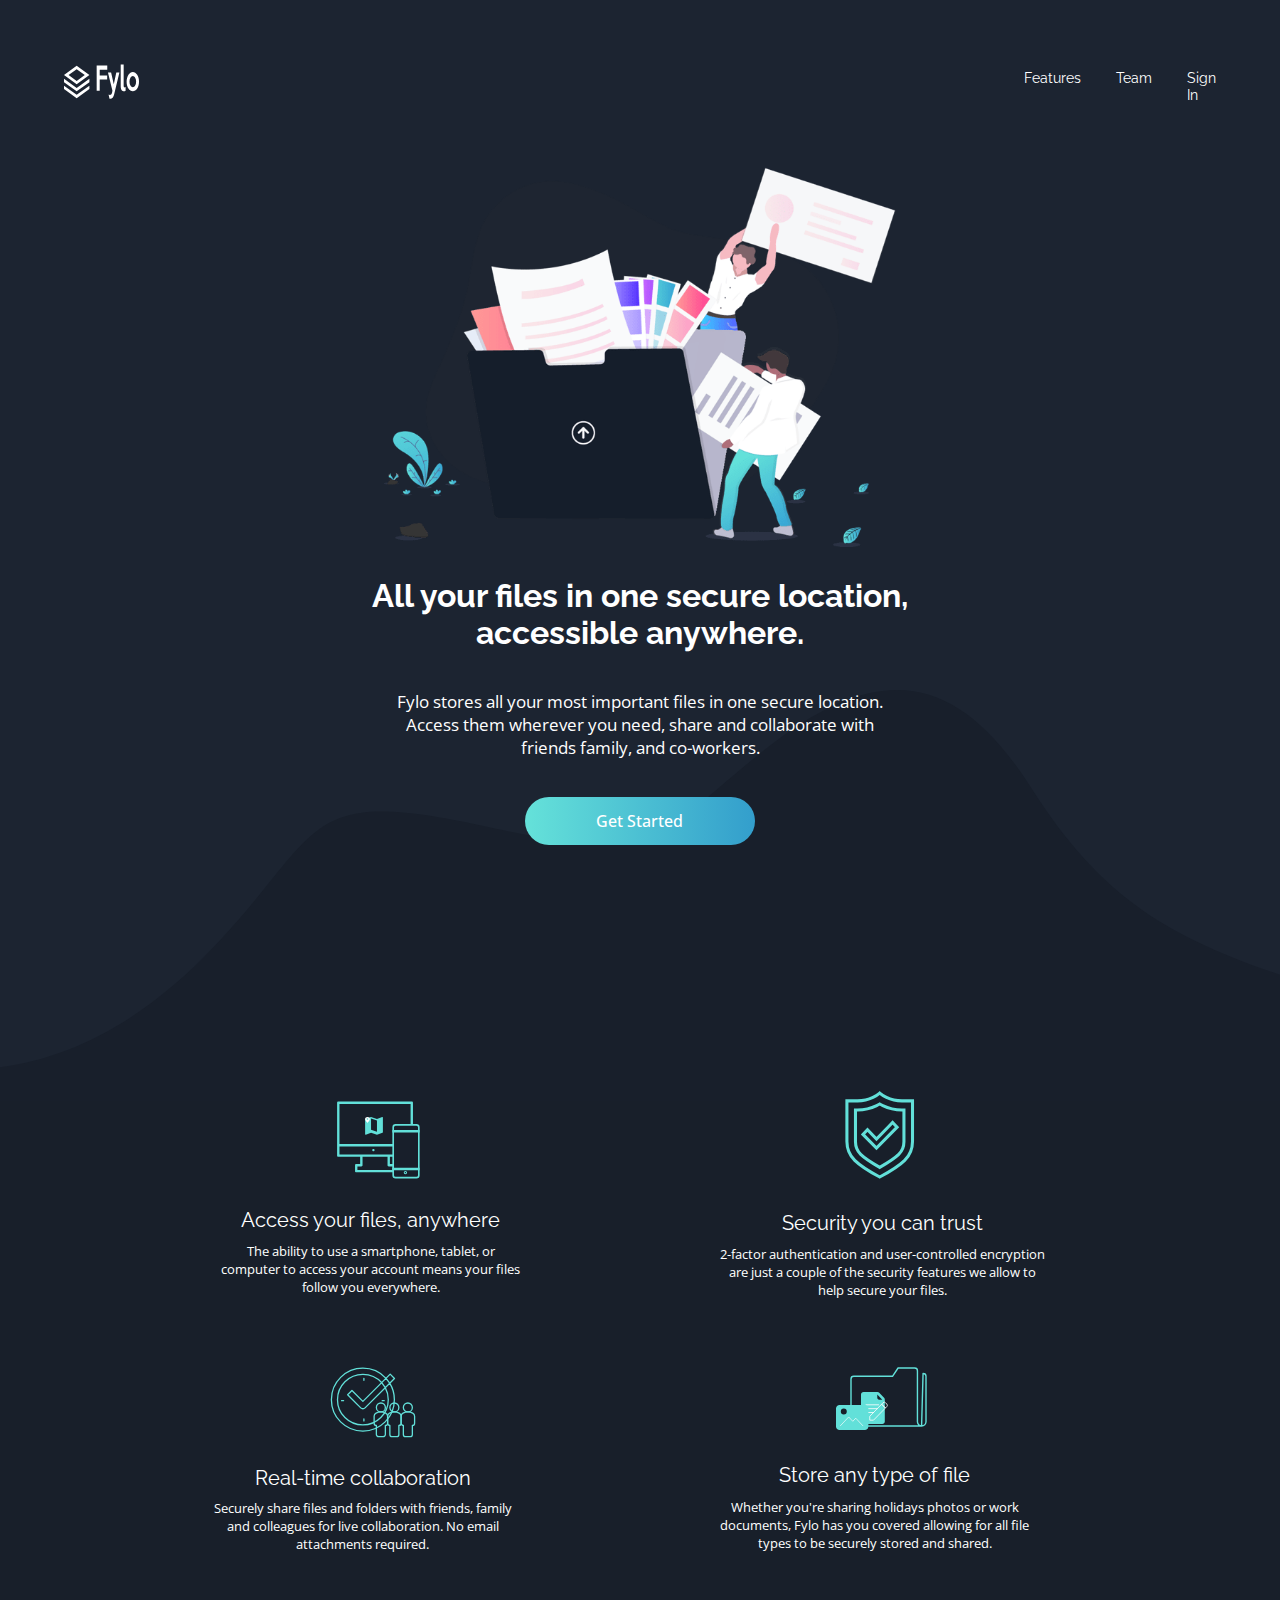
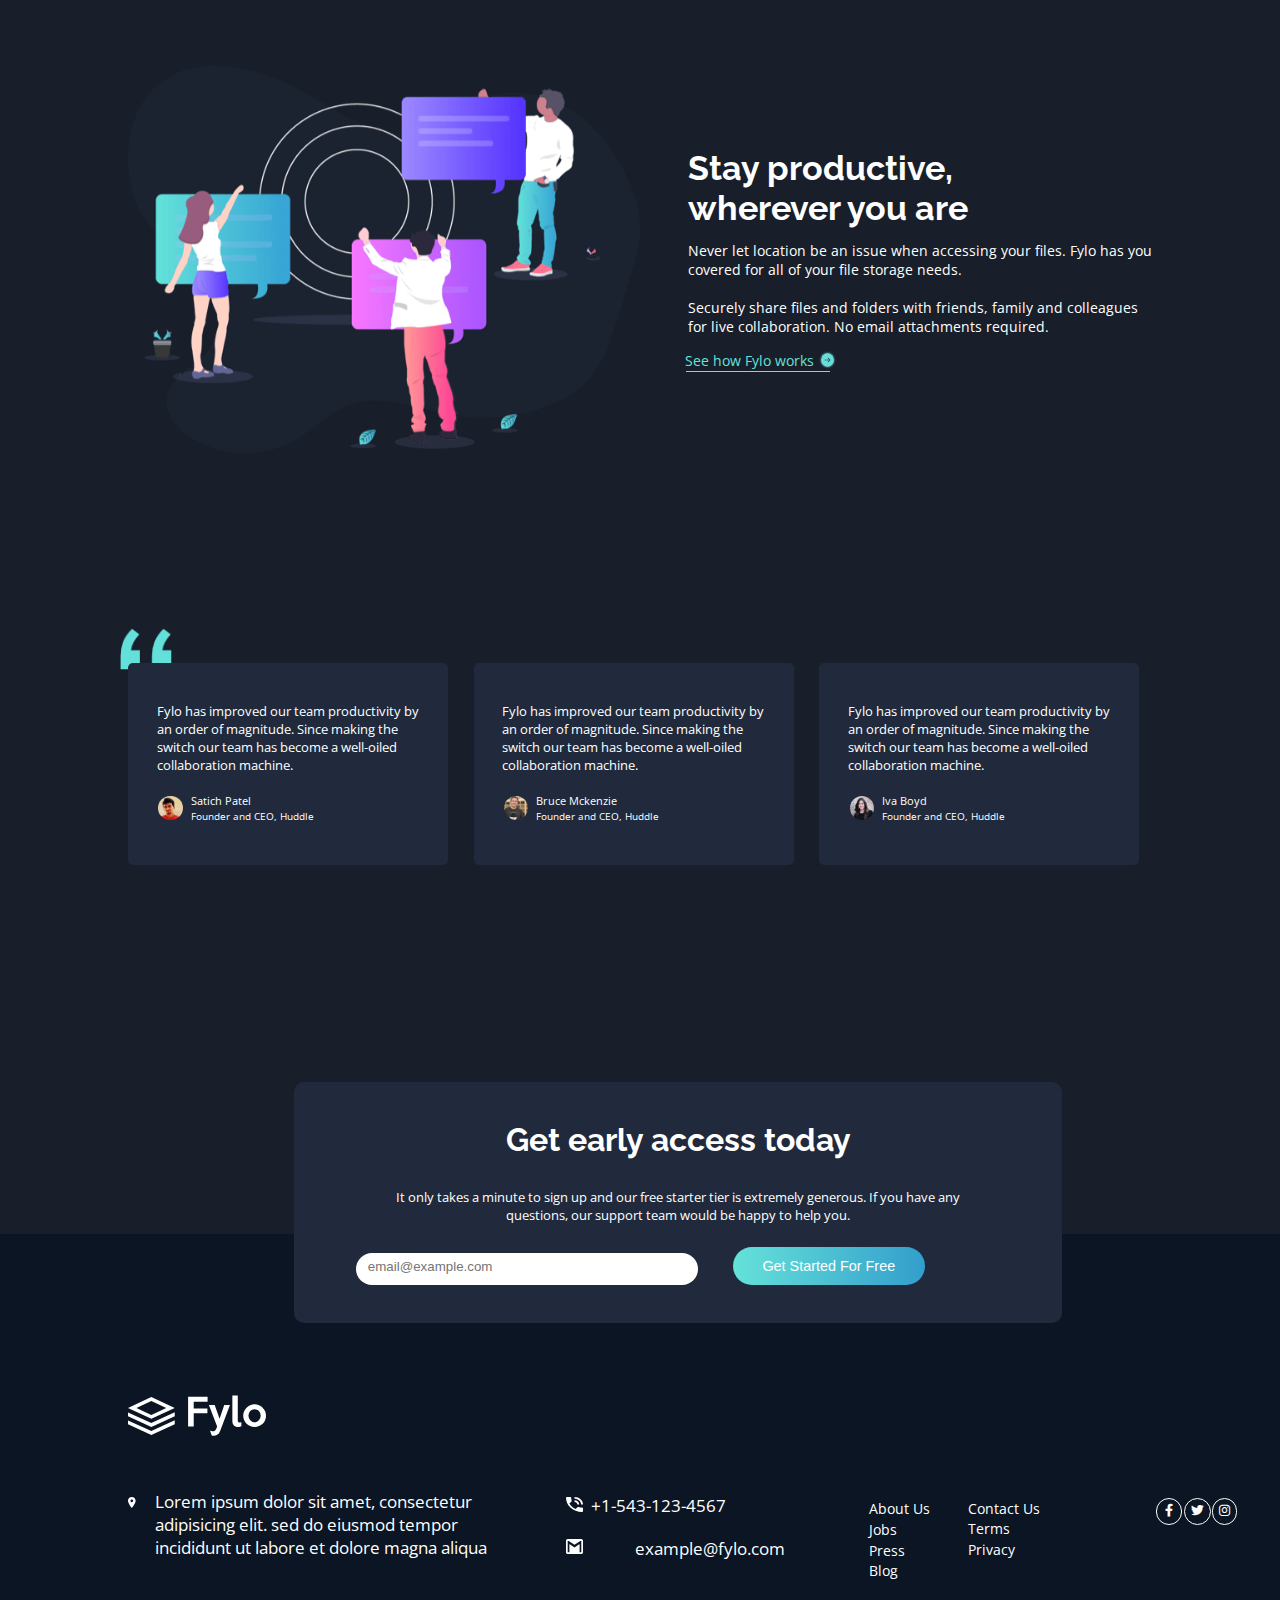
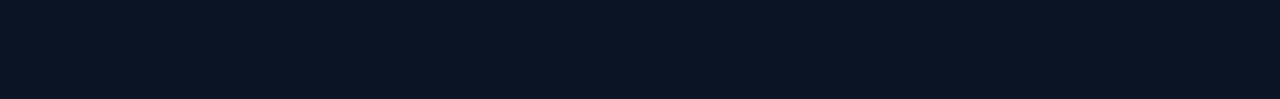
<file: Capstone_Project_group_156/index.html>
<!DOCTYPE html>
<html lang="en">
<head>
    <meta charset="UTF-8">
    <meta http-equiv="X-UA-Compatible" content="IE=edge">
    <meta name="viewport" content="width=device-width, initial-scale=1.0">
    <title>Fylo</title>
    <link rel="stylesheet" href="./assests/css/style.css"/>
    <link rel="stylesheet" href="./assests/css/media.css"/>
    <link rel="preconnect" href="https://fonts.googleapis.com">
    <link rel="preconnect" href="https://fonts.gstatic.com" crossorigin>
    <link href="https://fonts.googleapis.com/css2?family=Open+Sans&family=Poppins:wght@200;400&family=Raleway&display=swap"
    rel="stylesheet">
    <link rel="stylesheet" href="https://cdnjs.cloudflare.com/ajax/libs/font-awesome/6.0.0/css/all.min.css"
    integrity="sha512-9usAa10IRO0HhonpyAIVpjrylPvoDwiPUiKdWk5t3PyolY1cOd4DSE0Ga+ri4AuTroPR5aQvXU9xC6qOPnzFeg=="
    crossorigin="anonymous" referrerpolicy="no-referrer" />
</head>
<body>
    <div class="main">
        <div class="nav">
            <div class="navContent">
                <div>
                    <img id="logo1" src="./assests/images/logo.svg" />
                </div>
                <div class="navlinks">
                    <a href="">Features</a>
                    <a href="">Team</a>
                    <a href="">Sign In</a>
                </div>
            </div>
            <div>
                <img class="img1" src="./assests/images/illustration-intro.png"/>
            </div>
            <div class="heading">
                <h1>All your files in one secure location, accessible anywhere.</h1>
            </div>
                        
        </div>

        <div class="section">
            <p>Fylo stores all your most important files in one secure location. Access them wherever you need, share and collaborate with friends family, and co-workers.</p>

            <div class="getStarted">Get Started</div>
        </div>

        <div class="onediv">
            <div class="middle1">
                <img class="img3" src="./assests/images/icon-access-anywhere.svg" />
                <h2>Access your files, anywhere</h2>
                <p class="reduce">The ability to use a smartphone, tablet, or computer to access your account means your files follow you
                    everywhere.</p>
            </div>
            
            <div class="middle2">
                <img class="img4" src="./assests/images/icon-security.svg" />
                <h2>Security you can trust</h2>
                <p class="reduce">2-factor authentication and user-controlled encryption are just a couple of the security features we allow to help secure your files.
                </p>
            </div>
        </div>

        <div class="twodiv">
            <div class="middle3">
                <img class="img5" src="./assests/images/icon-collaboration.svg" />
                <h2>Real-time collaboration</h2>
                <p class="reduceB">
                    Securely share files and folders with friends, family and colleagues for live collaboration. No
                    email attachments required.
                </p>
            </div>
            
            <div class="middle4">
                <img class="img5" src="./assests/images/icon-any-file.svg" />
                <h2>Store any type of file</h2>
                <p class="reduceC">
                    Whether you're sharing holidays photos or work documents, Fylo has you covered allowing for all
                    file types to be securely stored and shared.
                </p>
            </div>
        </div>

        <div class="middle5">
            <img class="img6" src="./assests/images/illustration-stay-productive.png"/>
            <div class="subdiv">
                <h2 id="diffh2">
                    Stay productive, wherever you are
                </h2>
                <p class="align" id="diffp">
                    Never let location be an issue when accessing your files. Fylo has you covered for all of your file storage needs.
                </p>
                <p class="align">
                    Securely share files and folders with friends, family and colleagues for live collaboration. No email attachments
                    required.
                </p>
                <div class="arrow">
                    <div class="workings">
                        <p id="spep">See how Fylo works</p>
                        <img id="img7" src="./assests/images/icon-arrow.svg"/>
                    </div>
                    <div id="line"></div>
                </div>
            </div>
        </div>


        <div class="quotewrapper">
            <img id="img8" src="./assests/images/bg-quotes.png"/>
            <div class="testimonies">
                <div class="quote1">
                    <div id="quotep">
                        Fylo has improved our team productivity by an order of magnitude. Since making the switch our team has become a
                        well-oiled collaboration machine.
                    </div>
                    <div class="wrap">
                        <div class="compact1">
                            <img id="compact1" src="./assests/images/profile-1.jpg" />
                            <div class="wrapper">
                                <h5>Satich Patel</h5>
                                <p class="p_wrap">Founder and CEO, Huddle</p>
                            </div>
                        </div>
                    </div>
                </div>
                
                <div class="quote2">
                    <div id="quotep">
                        Fylo has improved our team productivity by an order of magnitude. Since making the switch our team has become a
                        well-oiled collaboration machine.
                    </div>
                    <div class="wrap">
                        <div class="compact1">
                            <img id="compact1" src="./assests/images/profile-2.jpg" />
                            <div class="wrapper">
                                <h5>Bruce Mckenzie</h5>
                                <p class="p_wrap">Founder and CEO, Huddle</p>
                            </div>
                        </div>
                    </div>
                </div>
                
                <div class="quote3">
                    <div id="quotep">
                        Fylo has improved our team productivity by an order of magnitude. Since making the switch our team has become a
                        well-oiled collaboration machine.
                    </div>
                    <div class="wrap">
                        <div class="compact1">
                            <img id="compact1" src="./assests/images/profile-3.jpg" />
                            <div class="wrapper">
                                <h5>Iva Boyd</h5>
                                <p class="p_wrap">Founder and CEO, Huddle</p>
                            </div>
                        </div>
                    </div>
                </div>

            </div>
            
            <div class="signup">
                <h3>Get early access today</h3>
                <p id="distin">
                    It only takes a minute to sign up and our free starter tier is extremely generous. If you have any questions, our support team would be happy to help you.
                </p>
                <input class="freeReg1" type="email" placeholder="email@example.com"></button>
                <button class="freeReg">Get Started For Free</button>
            </div>
        </div>

        <footer>
            <div class="logo">
                <img id="logo" src="./assests/images/logo.svg"/>
            </div>
            <div class="footerwrap">
                <div class="location">
                    <img class="address" src="./assests/images/icon-location.svg" />
                    <p class="footerp">Lorem ipsum dolor sit amet, consectetur adipisicing elit. sed do eiusmod tempor incididunt ut labore et dolore magna aliqua</p>
                </div>
                <div class="call_mail">
                    <div class="call">
                        <img id="call" src="./assests/images/icon-phone.svg" />
                        <p class="footerp">+1-543-123-4567</p>
                    </div>
                    <div class="email">
                        <img id="email" src="./assests/images/icon-email.svg" />
                        <p class="footerp1">example@fylo.com</p>
                    </div>
                </div>
                
                <div class="footerLinks">
                    <div class="footerlink1">
                        <a href="">About Us</a>
                        <a href="">Jobs</a>
                        <a href="">Press</a>
                        <a href="">Blog</a>
                    </div>
                    <div class="footerlink2">
                        <a href="">Contact Us</a>
                        <a href="">Terms</a>
                        <a href="">Privacy</a>
                    </div>
                </div>
                
                <div id="icons">
                    <i class="fa-brands fa-facebook-f" title="Facebook"></i>
                    <i class="fa-brands fa-twitter" title="Twitter"></i>
                    <i class="fa-brands fa-instagram" title="Instagram"></i>
                </div>
            </div>
            
        </footer>
        

    </div>
</body>
</html>
</file>
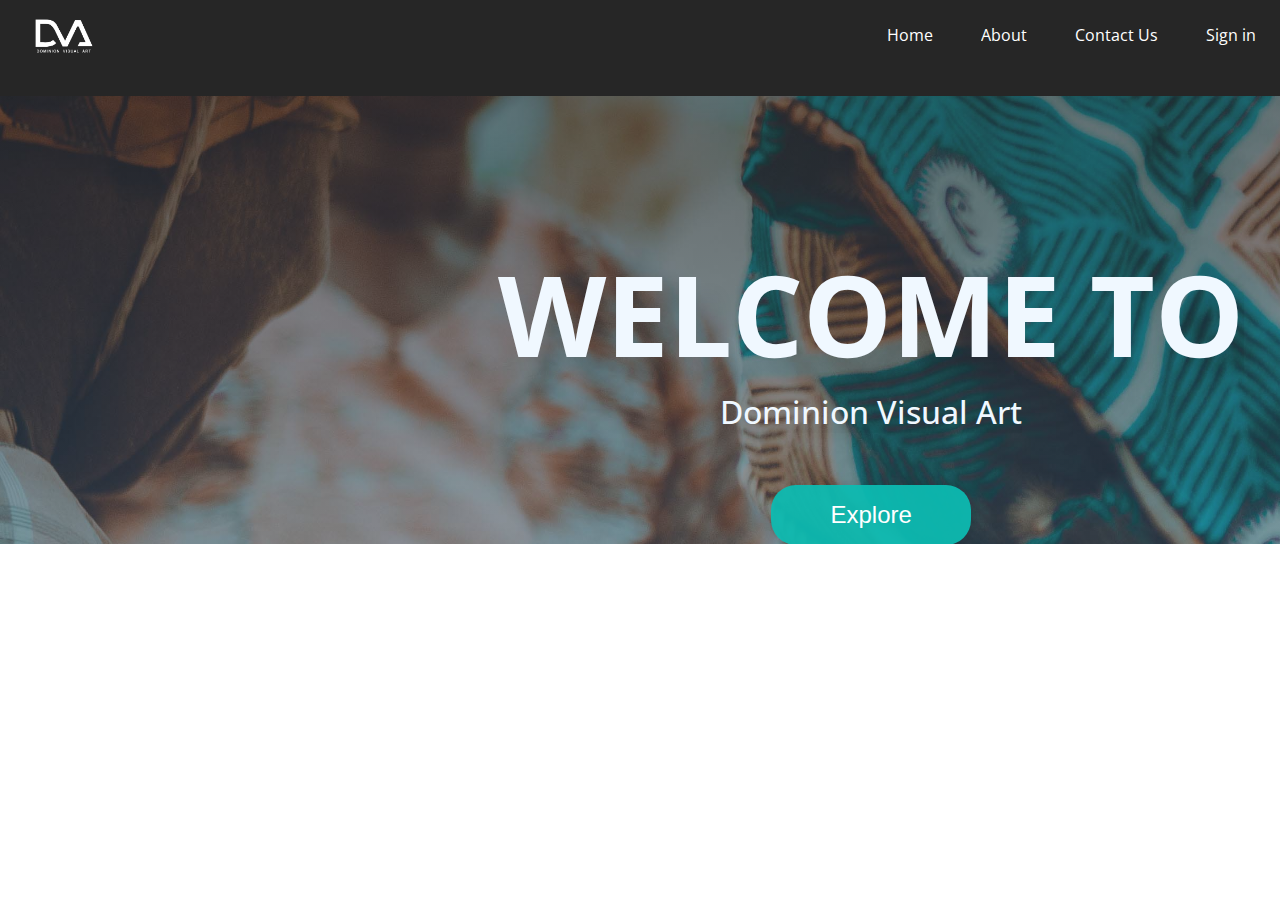
<file: Capstone_Project_group_156_B/nav_display/index.html>
<!DOCTYPE html>
<html lang="en">
<head>
    <meta charset="UTF-8">
    <meta http-equiv="X-UA-Compatible" content="IE=edge">
    <meta name="viewport" content="width=device-width, initial-scale=1.0">
    <title>Home</title>
    <link rel="stylesheet" href="./assets/style.css"/>
    <link rel="stylesheet" href="./assets/body.css"/>
    <link rel="preconnect" href="https://fonts.googleapis.com">
    <link rel="preconnect" href="https://fonts.gstatic.com" crossorigin>
    <link href="https://fonts.googleapis.com/css2?family=Open+Sans&family=Poppins:wght@200;400&family=Raleway&display=swap"
    rel="stylesheet">
    <link rel="stylesheet" href="https://cdnjs.cloudflare.com/ajax/libs/font-awesome/6.0.0/css/all.min.css"
    integrity="sha512-9usAa10IRO0HhonpyAIVpjrylPvoDwiPUiKdWk5t3PyolY1cOd4DSE0Ga+ri4AuTroPR5aQvXU9xC6qOPnzFeg=="
    crossorigin="anonymous" referrerpolicy="no-referrer" />


</head>
<body>
    <div class="main">
        <header>

            <nav class="navbar">
                <div><img id="logo" src="./assets/logo.png"/></div>
                <ul class="nav-menu">
                    <li class="nav-item">
                        <a href="#" class="nav-link">Home</a>
                    </li>
                    <li class="nav-item">
                        <a href="#" class="nav-link">About</a>
                    </li>
                    <li class="nav-item">
                        <a href="#" class="nav-link">Contact Us</a>
                    </li>
                    <li class="nav-item">
                        <a href="#" class="nav-link">Sign in</a>
                    </li>
                    
                </ul>
                
                <div class="hamburger">
                    <span class="bar"></span>
                    <span class="bar"></span>
                    <span class="bar"></span>
                </div>
    
            </nav>

        </header>
        
       
        <div class="page-bg">
            <div id="lin-grad"></div>
       
            <div class="page-dis">
                
                    <h2  class="welcome"> WELCOME TO </h2>
                <p class="dva">
                      Dominion Visual Art
                </p>

                    <button> Explore </button>
                  
                
                
            </div>
           <!--<img id="bg" src="./assets/bg.jpg"/>--> 
        </div>
        
        


    </div>

    
    <script src="script.js"></script>
</body>
</html>
</file>
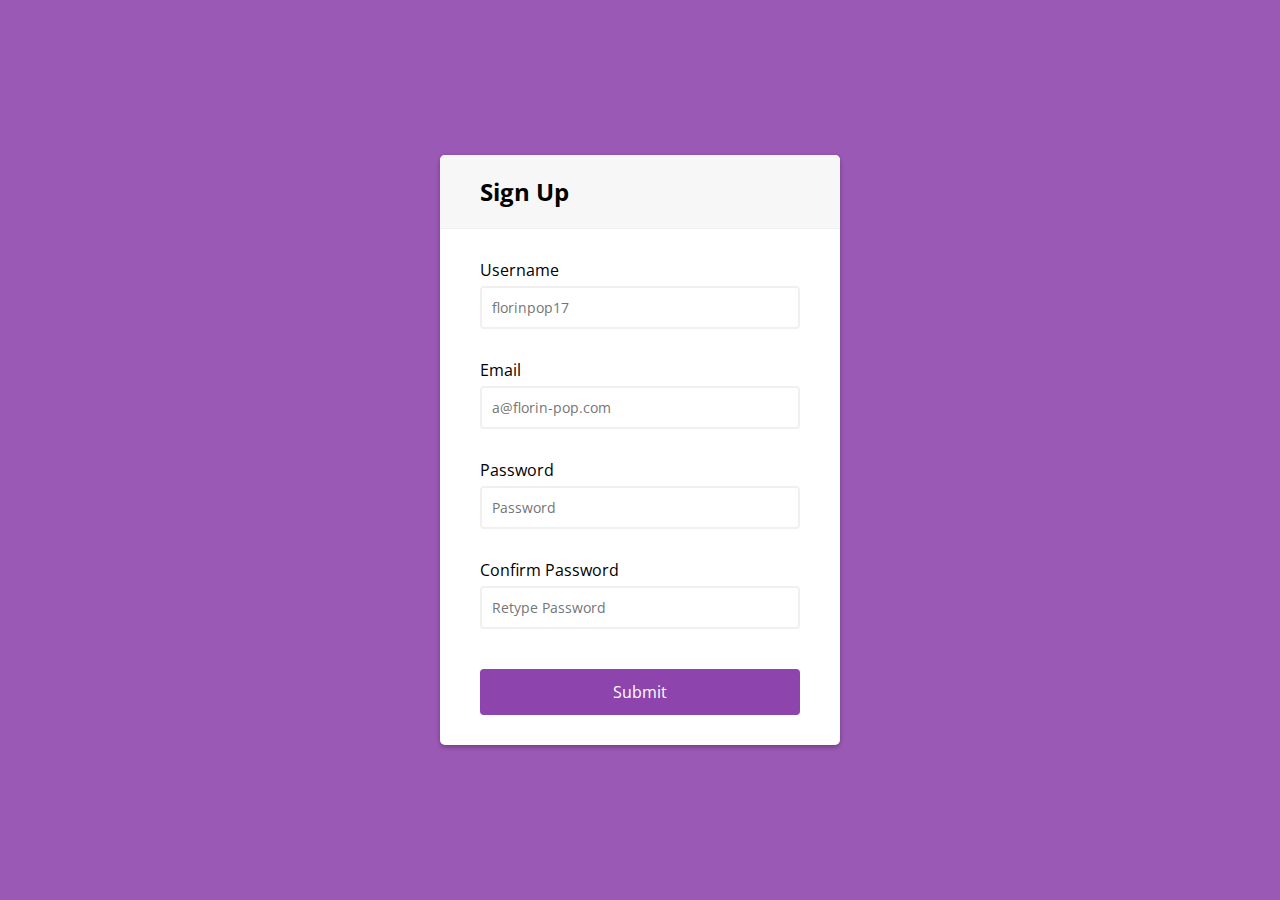
<file: Capstone_Project_group_156_B/sign_up_form/index.html>
<!DOCTYPE html>
<html lang="en">
<head>
    <meta charset="UTF-8">
    <meta http-equiv="X-UA-Compatible" content="IE=edge">
    <meta name="viewport" content="width=device-width, initial-scale=1.0">
    <title>Document</title>

    <link href="https://cdn.jsdelivr.net/npm/bootstrap@5.0.2/dist/css/bootstrap.min.css" rel="stylesheet" 
    integrity="sha384-EVSTQN3/azprG1Anm3QDgpJLIm9Nao0Yz1ztcQTwFspd3yD65VohhpuuCOmLASjC" crossorigin="anonymous">

    <link rel="stylesheet" href="./form-style.css"/>
</head>
<body>
    <div class="container">
        <div class="header">
            <h2>Sign Up</h2>
        </div>
        <form id="form" class="form">
            <div class="form-control">
                <label for="username">Username</label>
                <input type="text" placeholder="florinpop17" id="username" />
                <i class="fas fa-check-circle"></i>
                <i class="fas fa-exclamation-circle"></i>
                <small>Error message</small>
            </div>
            <div class="form-control">
                <label for="username">Email</label>
                <input type="email" placeholder="a@florin-pop.com" id="email" />
                <i class="fas fa-check-circle"></i>
                <i class="fas fa-exclamation-circle"></i>
                <small>Error message</small>
            </div>
            <div class="form-control">
                <label for="username">Password</label>
                <input type="password" placeholder="Password" id="password"/>
    
                <i class="fas fa-check-circle"></i>
                <i class="fas fa-exclamation-circle"></i>
                <small>Error message</small>
            </div>
        
                
                   <!--
                        <div class="form-control" id="check-pass">
                        <input type="checkbox"  id="check" onclick="passwordBtn()"/>
                    <h5 id="pass" class="form-control">Check Password</h5>
                    </div>
                   --> 
                    
                
                
            

            <div class="form-control">
                <label for="username">Confirm Password</label>
                <input type="password" placeholder="Retype Password" id="password2"/>
                <i class="fas fa-check-circle"></i>
                <i class="fas fa-exclamation-circle"></i>
                <small>Error message</small>
            </div>
           <button id="fes">Submit</button>
        </form>
    </div>

    <script src="./form-script.js"></script>

    <script src="https://cdn.jsdelivr.net/npm/bootstrap@5.0.2/dist/js/bootstrap.bundle.min.js" 
    integrity="sha384-MrcW6ZMFYlzcLA8Nl+NtUVF0sA7MsXsP1UyJoMp4YLEuNSfAP+JcXn/tWtIaxVXM" crossorigin="anonymous"></script>


</body>
</html>
</file>
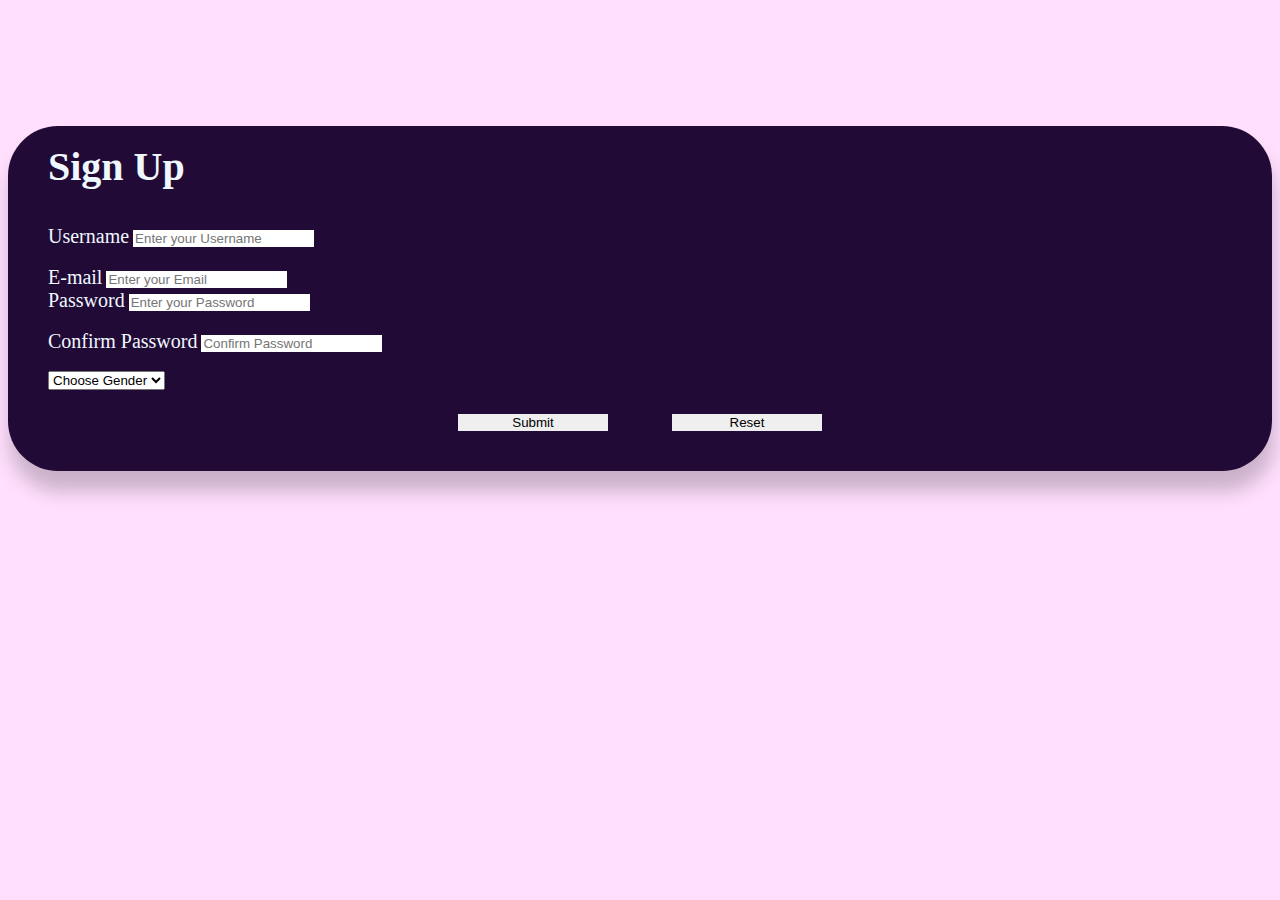
<file: Capstone_Project_group_156/form.html>
<!DOCTYPE html>
<html lang="en">
<head>
    <meta charset="UTF-8">
    <meta http-equiv="X-UA-Compatible" content="IE=edge">
    <meta name="viewport" content="width=device-width, initial-scale=1.0">
    <title>Sign Up Page</title>
    <link href="https://cdn.jsdelivr.net/npm/bootstrap@5.0.2/dist/css/bootstrap.min.css" rel="stylesheet" 
    integrity="sha384-EVSTQN3/azprG1Anm3QDgpJLIm9Nao0Yz1ztcQTwFspd3yD65VohhpuuCOmLASjC" crossorigin="anonymous">
<!--<link rel="stylesheet" href="./assets/style.css"/>--> 
    <link rel="preconnect" href="https://fonts.googleapis.com">
    <link rel="preconnect" href="https://fonts.gstatic.com" crossorigin>
    <link href="https://fonts.googleapis.com/css2?family=Open+Sans&family=Poppins:wght@200;400&family=Raleway&display=swap"
    rel="stylesheet">
    <link rel="stylesheet" href="https://cdnjs.cloudflare.com/ajax/libs/font-awesome/6.0.0/css/all.min.css"
    integrity="sha512-9usAa10IRO0HhonpyAIVpjrylPvoDwiPUiKdWk5t3PyolY1cOd4DSE0Ga+ri4AuTroPR5aQvXU9xC6qOPnzFeg=="
    crossorigin="anonymous" referrerpolicy="no-referrer" />

    <style type="text/css">
        #ui{
            background-color:  rgb(33, 10, 54); 
            padding: 40px;
            margin-top: 10%;
            color: aliceblue;
            border-radius: 50px;
            border: none;
            box-shadow:
    2px 20px 20px rgba(0, 0, 0, 0.212);
        }
        body{
            background-color: rgb(255, 223, 253);
            
            
            
        }

        label{
            font-size: 20px;
            padding-bottom: 1%;
        }
        h2{
            font-size: 2.5rem;
            margin-top: -2%;
            margin-bottom: 3%;
            
        }

        input{
            border-radius: 0;
            border: none;
        }

        #input{
            display: flex;
            justify-content: center;
            align-items: center;
            gap: 4rem;
            margin-top: 2%;
        }

        #sub{
            width: 150px;
            border: none;
        }

        #rest{
            width: 150px;
            border: none;
        }
    </style>

</head>
<body>
        
        
        <div class="container col-sm-12">

            <div class="row">

                <div class="col-lg-3"></div>

                <div class="col-lg-6">
                    <div id="ui">
                        <form class="form-group">
                            <h2>Sign Up</h2>
                            <div class="row">
                                <div class="col-lg-6">
                                    <label>Username</label>
                                    <input type="text" class="form-control" placeholder="Enter your Username"/>
                                </div>

                            </div>
                            <br>
                            <label>E-mail</label>
                            <input type="email" class="form-control" placeholder="Enter your Email"/>
                            <br>
                            <div class="row">
                                <div class="col-lg-6">
                                    <label>Password</label>
                                    <input type="password" class="form-control" placeholder="Enter your Password"/>
                                </div>
                            
                            </div>
                            <br>
                            <div class="row">
                                <div class="col-lg-6">
                                    <label>Confirm Password</label>
                                    <input type="password" class="form-control" placeholder="Confirm Password"/>
                                </div>

                            </div>
                            <br>
                            <select class="form-control">
                                <option>Choose Gender</option>
                                <option>Male</option>
                                <option>Female</option>
                                <option>Others</option>
                            </select>
                            <br>
                            <div id="input">
                           
                            <input type="submit" id="sub" value="Submit" class="btn btn-primary btn-block btn-lg"/>
                           
                            
                            <input type="reset" id="rest" value="Reset" class="btn btn-primary btn-block btn-lg"/>
                            </div>
                            

                           

                        </form>
                    </div>
                </div>

                <div class="col-lg-3"></div>

            </div>
        
        </div>
        
        
        
        
        
        
        
        
        
        
        
        
        
        
            
        
        
        
        
        
        
        
        
        
        
        
        
        
        
       <!--
        <form>
            <div class="signInForm">
                <div class="user">
                    <label for="Username">Username</label>
                <input type="text" class="usernameBox" placeholder="Enter Username"/>
                </div>
    
                <div class="email">
                    <label for="email">Email</label>
                <input type="email" class="emailBox" placeholder="Enter Email"/>
                </div>
    
                <div class="password">
                    <label for="password">Password</label>
                <input type="password" class="passwordBox" placeholder="Enter Password"/>
                </div>
    
                <div class="passwordcom">
                    <label for="passwordcom">Confirm Password</label>
                <input type="password" class="passwordBox" placeholder="Confirm Password"/>
                </div>
    
                <div class="gender">
                    <label for="gender">Gender</label>
                <input type="radio" class="genderBox" placeholder=""/>
                <label for="gender">Male</label>
                <input type="radio" class="genderBox" placeholder=""/>
                <label for="gender">Female</label>
                </div>
                
                <div class="reset">
                    <button type="reset"> Reset </button>
                </div>

                <div class="submit">
                    <button type="submit"> Submit </button>
                </div>
        </form>
       --> 
       
        


   
    <script src="https://cdn.jsdelivr.net/npm/bootstrap@5.0.2/dist/js/bootstrap.bundle.min.js" 
    integrity="sha384-MrcW6ZMFYlzcLA8Nl+NtUVF0sA7MsXsP1UyJoMp4YLEuNSfAP+JcXn/tWtIaxVXM" crossorigin="anonymous"></script>
</body>
</html>
</file>
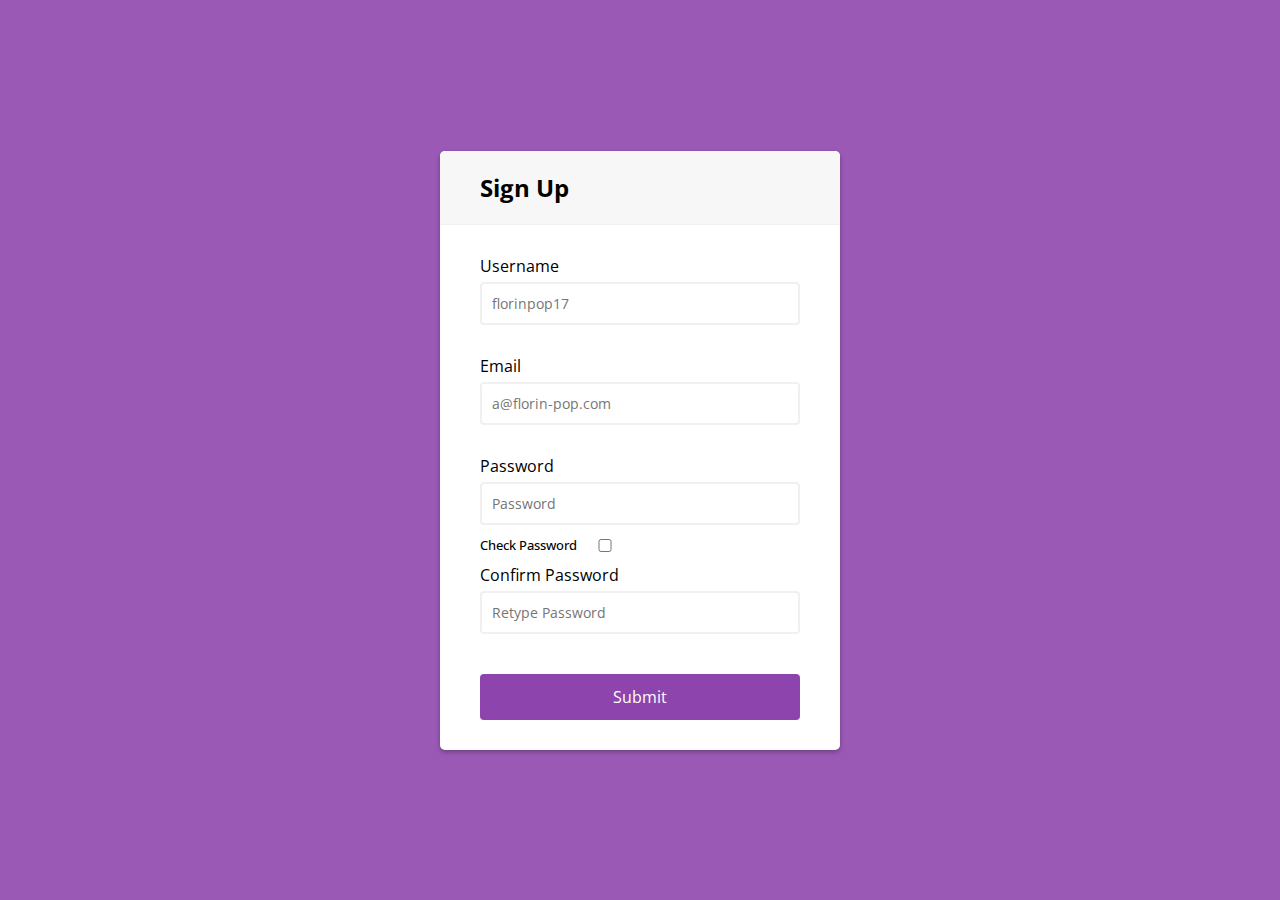
<file: Capstone_Project_group_156_B2/sign_up_form/sample.html>
<!DOCTYPE html>
<html lang="en">
<head>
    <meta charset="UTF-8">
    <meta http-equiv="X-UA-Compatible" content="IE=edge">
    <meta name="viewport" content="width=device-width, initial-scale=1.0">
    <title>Document</title>

    <link href="https://cdn.jsdelivr.net/npm/bootstrap@5.0.2/dist/css/bootstrap.min.css" rel="stylesheet" 
    integrity="sha384-EVSTQN3/azprG1Anm3QDgpJLIm9Nao0Yz1ztcQTwFspd3yD65VohhpuuCOmLASjC" crossorigin="anonymous">

    <link rel="stylesheet" href="./form-style.css"/>
</head>
<body>
    <div class="container">
        <div class="header">
            <h2>Sign Up</h2>
        </div>
        <form id="form" class="form">
            <div class="form-control">
                <label for="username">Username</label>
                <input type="text" placeholder="florinpop17" id="username" />
                <i class="fas fa-check-circle"></i>
                <i class="fas fa-exclamation-circle"></i>
                <small>Error message</small>
            </div>
            <div class="form-control">
                <label for="username">Email</label>
                <input type="email" placeholder="a@florin-pop.com" id="email" />
                <i class="fas fa-check-circle"></i>
                <i class="fas fa-exclamation-circle"></i>
                <small>Error message</small>
            </div>
            <div class="form-control">
                <label for="username">Password</label>
                <input type="password" placeholder="Password" id="password"/>
    
                <i class="fas fa-check-circle"></i>
                <i class="fas fa-exclamation-circle"></i>
                <small>Error message</small>
            </div>
        
                
                    <div class="form-control" id="check-pass">
                        <input type="checkbox"  id="check" onclick="passwordBtn()"/>
                    <h5 id="pass" class="form-control">Check Password</h5>
                    </div>
                    
                
                
            

            <div class="form-control">
                <label for="username">Confirm Password</label>
                <input type="password" placeholder="Retype Password" id="password2"/>
                <i class="fas fa-check-circle"></i>
                <i class="fas fa-exclamation-circle"></i>
                <small>Error message</small>
            </div>
           <button id="fes">Submit</button>
        </form>
    </div>

    <script src="./form-script.js"></script>

    <script src="https://cdn.jsdelivr.net/npm/bootstrap@5.0.2/dist/js/bootstrap.bundle.min.js" 
    integrity="sha384-MrcW6ZMFYlzcLA8Nl+NtUVF0sA7MsXsP1UyJoMp4YLEuNSfAP+JcXn/tWtIaxVXM" crossorigin="anonymous"></script>


</body>
</html>
</file>
<file: Capstone_Project_group_156/assests/css/style.css>
*{
    padding: 0;
    margin: 0;
}

body{
    background-color: hsl(218, 28%, 13%);
    font-family: 'Open Sans', sans-serif;
}

.headings{
    font-family: 'Open Sans', sans-serif;
    font-family: 'Poppins', sans-serif;
    font-family: 'Raleway', sans-serif;
}

.nav{
    background-color: hsl(217, 28%, 15%);
}

.navContent{
    display: flex;
    flex-direction: row;
    padding:4%;
    font-family: 'Raleway', sans-serif;
    font-weight: 400;
    
}

#logo1{
    width: 55%;
    height: 80%;
}

.navlinks{
    display: flex;
    flex-direction: row;
    gap: 1rem;
    margin-left: auto;
    margin-right: 0;
}

.navlinks, a{
    
    text-decoration: none;
    color: #fff;
    font-size: 0.8rem;
    font-weight: 400;
    padding-right: 0%;
    margin-left: -2%;
    
}

.img1{
    margin-top: 15%;
    width: 80%;
    height: 80%;
    padding-left: 15%;
    margin-bottom: -15%;
}

.img2{
    object-fit: cover;
    margin-bottom: -5%;
    width: 100%;
}

.heading{
    background-image: url(../images/bg-curvy-mobile.svg);
    background-size: cover;
    background-repeat: no-repeat;
    background-position: center;
}

.section{
    display: flex;
    flex-direction: column;
    justify-content: center;
}

h1{
    padding-top: 20%;
    font-size: 1.6rem;
    color: #fff;
    text-align: center;
    font-weight: none;
    margin-bottom: 5%;
    font-family: 'Raleway', sans-serif;
    padding-left: 7%;
    padding-right: 7%;
}

p{
    color: #fff;
    text-align: center;
    font-weight: 0;
    padding-left: 9.5%;
    padding-right: 9.5%;
    margin-bottom: 10%;
    font-size: 0.9rem;
    font-weight: none;
}

.getStarted{
    color: #fff;
    background-image: linear-gradient(to right, hsl(176, 68%, 64%), hsl(198, 60%, 50%));
    text-align: center;
    margin-left: 22%;
    width: 60%;
    padding: 4% 0;
    border-radius: 70px;
    font-weight: 500;
    margin-bottom: 30%;
}

.middle1, .middle2, .middle3, .middle4{
   margin-bottom: 30%;
}

.img3, .img4, .img5{
   margin-left: 40%; 
   margin-bottom: 5%;
}

h2{
    color: #fff;
    text-align: center;
    font-weight: 400;
    margin-bottom: 4%;
    font-family: 'Raleway', sans-serif;
    font-size: 1.5rem;
} 

.img6{
    width: 90%;
    object-fit: contain;
    margin-left: 5%;
    margin-bottom: 5%;
}

.align{
    text-align: left;
    padding-left: 7.5%;
    padding-right: 7.5%;
}

#diffh2{
    font-size: 1.35rem;
}

#diffp{
    margin-bottom: 3%;
}

.workings{
    display: flex;
    flex-direction: row;
    margin-left: -2%;
    margin-top: -2%;
}

#spep{
    color: hsl(176, 68%, 64%);
}

#img7{
    width: 5%;
    height: 5%;
    margin-left: -8%;
    margin-top: 0%;
}

#line{
    width: 40%;
    height: 2px;
    background-color: hsl(176, 68%, 64%);
    margin: -8% 0 0 7.5%;
}

.arrow{
    margin-bottom: 50%;
}

.spep{
    display: flex;
    flex-direction: row;
}

#img8{
    width: 7%;
    height: 7%;
    margin-left: 10%; 
}

.quotewrapper{
    display: flex;
    flex-direction: column;
}

.quote1, .quote2, .quote3{
    background-color: hsl(219, 30%, 18%);
    border-radius: 5px;
    width: 80%;
    /* height: 185px; */
    margin: -1% 0% 5% 10%;
    padding-bottom: 5%;
    padding-top: 2%;
}

#quotep{
    color: #fff;
    font-size: 0.7rem;
    padding: 7% 9%;
    font-weight: none;
}

.compact1{
    display: flex;
    flex-direction: row;
    padding: 0 6%;
    gap: 5%;
}

#compact1{
    width: 13%;
    height: 13%;
    border-radius: 50px;
}

.wrapper{
    display: flex;
    flex-direction: column;
    margin-top: -1%;
}

h5{
    color: #fff;
    font-size: 0.7rem;
    font-weight: 400;
    margin-bottom: 4%;
}

.p_wrap{
    font-size: 0.6rem;
    padding: 0;
    font-weight: 0;
}

.quote3{
    margin-bottom: 40%;
}

.signup{
    float: inline-start;
    clear: both;
    background-color: hsl(219, 30%, 18%);
    border-radius: 10px;
    margin: 0 5% -50% 5%;
}

h3{
    color: #fff;
    text-align: center;
    font-weight: 400;
    margin-bottom: 4%;
    margin-top: 10%;
    font-family: 'Raleway', sans-serif;
}  

#distin{
    color: #fff;
    text-align: center;
    padding-left: 10%;
    padding-right: 10%;
    margin-bottom: 10%;
    font-size: 0.8rem;
    font-weight: none;
}

.freeReg{
    color: #fff;
    background-image: linear-gradient(to right, hsl(176, 68%, 64%), hsl(198, 60%, 50%));
    text-align: center;
    margin-left: 8%;
    width: 82%;
    padding: 4% 0;
    border-radius: 50px;
    font-size: 0.9rem;
    font-weight: 500;
    margin-bottom: 10%;
    border: none;
}

.freeReg1{
    background-color: #fff;
    text-align: left;
    margin-left: 8%;
    width: 70%;
    height: 12px;
    border-radius: 50px;
    padding: 1rem 1.2rem;
    margin-bottom: 7%;
    border: none;
}

footer{
    background-color:  hsl(216, 53%, 9%);
    padding: 0 0 0 10%;
    margin-top: -2%;
    font-size: 0.9rem;
    }

.footerlink1, a{
        display: block;
    }

.footerlink2, a{
        
    margin-left: 1.2rem;
    display: block;
    padding-top: 0.2rem;
    margin-top: 2%;
    margin-left: 2%;
}

.footerlink2{
    margin-left: 0%;
}

.location, .call, .email{
    display: flex;
    flex-direction: row;
}

.address{
    width: 10%;
    height: 15%;
}

#logo{
    width: 45%;
    height: 45%;
    margin: 75% 0 12% 0;
}

#call, #email{
    width: 5%;
    height: 5%;
}

#email{
    margin-bottom: 15%;
}

.footerLinks{
    display: flex;
    flex-direction: column;
    padding-bottom: 5%;
}

.footerp{
    text-align: left;
    
}

.footerp1{
    text-align: left;
    margin-top: -1%;

}

#icons{
    margin: 18% 0 0 30%;
    padding-bottom: 15%;
}

i{
    color: #FFF;
    font-size: 0.8rem;
    margin: 1%;
}

.fa-brands.fa-facebook-f{
    border: 1px #fff solid;
    border-radius: 100px;
    padding: 6px 8px;
}

.fa-brands.fa-twitter{
    border: 1px #fff solid;
    border-radius: 100px;
    padding: 6px;
}

.fa-brands.fa-instagram{
    border: 1px #fff solid;
    border-radius: 100px;
    padding: 6px;
}
</file>
<file: Capstone_Project_group_156/assests/css/media.css>
@media screen and (min-width: 768px){
    body{
        background-color: hsl(218, 28%, 13%);
        font-family: 'Open Sans', sans-serif;
    }

    .nav{
        background-color: hsl(217, 28%, 15%);
    }

    .navContent{
        display: flex;
        flex-direction: row;
        padding: 5%;
        font-family: 'Raleway', sans-serif;
        font-weight: 400;
        gap: 75%;
    }

    #logo1{
        width: 75%;
        height: 90%;
    }

    .navlinks, a{
        text-decoration: none;
        color: #fff;
        font-size: 0.9rem;
        margin-top: 0.5%;
    }

    .img1{
        margin-top: 0;
        width: 40%;
        height: 40%;
        padding-left: 30%;
        margin-bottom: 2%;
    }

    .heading{
        background-image: none;
    }

    .section{
        background-color: hsl(217, 28%, 15%);
    }

    h1{
        font-size: 2rem;
        color: #fff;
        text-align: center;
        font-weight: none;
        font-family: 'Raleway', sans-serif;
        padding: 0 25% 3% 25%;
        margin-bottom: 0%;
    }

    p{
        color: #fff;
        text-align: center;
        font-weight: 0;
        padding-left: 31%;
        padding-right: 31%;
        margin-bottom: 3%;
        margin-top: 0%;
        font-size: 1.05rem;
        font-weight: none;
    }

    .getStarted{
        color: #fff;
        background-image: linear-gradient(to right, hsl(176, 68%, 64%), hsl(198, 60%, 50%));
        text-align: center;
        margin-left: 41%;
        width: 18%;
        padding: 1% 0;
        border-radius: 70px;
        font-weight: 500;
        margin-bottom: 20%;
    }

    .middle1{
        margin-left: 0%;
    }

    .section{
        background-image: url(../images/bg-curvy-desktop.svg);
        background-repeat: no-repeat;
        background-position: center;
        background-size: cover;
    }

    .onediv, .twodiv{
        display: flex;
        flex-direction: row;
        padding-left: 10%;
        padding-right: 10%;
        margin-bottom: -15%;
    }

    .twodiv{
        margin-bottom: -30%;
        margin-top: -20%;
    }

    .reduce{
        font-size: 0.8rem;
        padding: 0 19% 0 19%;
    }

     .reduceB{
        font-size: 0.8rem;
        padding: 0 16% 0 16%;
    }

    .reduceC{
        font-size: 0.8rem;
        padding: 0 21% 0 21%;
    }

    h2{
        color: #fff;
        text-align: center;
        font-weight: 400;
        margin-bottom: 2%;
        font-family: 'Raleway', sans-serif;
        font-size: 1.25rem;
    }

    .img3, .img4, .img5, .img6{
        margin-left: 43%;
    } 

    .middle2{
        margin-top: -1%;
    }

    .middle5{
        display: flex;
        flex-direction: row;
        margin-bottom: -8;
    }

    .subdiv{
        display: flex;
        flex-direction: column;
        margin-top: 20%;
    }

    .img6{
        width: 40%;
        object-fit: contain;
        margin-left: 10%;
        margin-bottom: 5%;
    }

    #diffh2{
        font-family: 'Raleway', sans-serif;
        text-align: left;
        font-size: 2.1rem;
        font-weight: 700;
        margin-left: 7.5%;
        padding-right: 35%;
        }

    .align, #spep{
        font-size: 0.9rem;
        padding-right: 19%;
    }

    #line{
        width: 17%;
        height: 1px;
        background-color: hsl(176, 68%, 64%);
        margin: -3% 0 0 29.7%;
    }

    #img7{
        width: 2%;
        height: 2%;
        margin-left: -18.5%;
    }

    .arrow{
        margin-left: -32%;
        margin-top: 2%;
    }

    #img8{
        width: 4%;
        height: 4%;
        margin-left: 9.4%; 
        margin-top: -5%;
    }

    .testimonies{
        display: flex;
        flex-direction: row;
        margin-top: -0.5%;
        margin-bottom: -33%;
    }

    .quote1, .quote2, .quote3{
        background-color: hsl(219, 30%, 18%);
        border-radius: 5px;
        width: 25%;
        /* height: 185px; */
        margin: 0% -8% 50% 10%;
        padding-bottom: 3%;
        padding-top: 2%;
    }

    #quotep{
        color: #fff;
        font-size: 0.8rem;
        padding: 4% 9% 7% 9%;
        font-weight: none;
    }

    .compact1{
        display: flex;
        flex-direction: row;
        padding: 0 6%;
        gap: 3%;
        margin-left: 3.5%;
    }

    h5{
        margin-bottom: 1%;
    }

    #compact1{
        width: 9%;
        height: 9%;
        border-radius: 80px;
    }

    #logo{
        width: 12%;
        height: 12%;
        margin: 14% 0 5% 0%;
    }

    .location{
        width: 33%;
    }

    .footerp{
        text-align: left;
        padding-left: 5%;
        padding-right: 0%;
        margin-top: -2%;
    }

    #call, #email{
        width: 10%;
        height: 15px;
    }

    .address{
        width: 4.5%;
        height: 5.5%;
    }
 
    .signup{
        float: inline-start;
        clear: both;
        background-color: hsl(219, 30%, 18%);
        border-radius: 10px;
        margin: 0% 5% -5% 23%;
        width: 60%;
    }

    h3{
        color: #fff;
        text-align: center;
        font-size: 2rem;
        font-weight: 700;
        margin-bottom: 4%;
        margin-top: 5%;
        font-family: 'Raleway', sans-serif;
    } 

    #distin{
        color: #fff;
        text-align: center;
        padding-left: 12%;
        padding-right: 12%;
        margin-bottom: 3%;
        font-size: 0.8rem;
        font-weight: none;
    }

    .freeReg{
        color: #fff;
        background-image: linear-gradient(to right, hsl(176, 68%, 64%), hsl(198, 60%, 50%));
        text-align: center;
        margin-left: 4%;
        width: 25%;
        padding: 1.4% 0;
        border-radius: 50px;
        font-size: 0.9rem;
        font-weight: 500;
        margin-bottom: 5%;
    }

    .freeReg1{
        background-color: #fff;
        border-color: #fff;
        text-align: left;
        margin-left: 8%;
        width: 43%;
        border-radius: 70px;
        padding: 1% 0% 1.6% 12px;
        margin-bottom: 5%;
    }

    .footerLinks{
        display: flex;
        flex-direction: row;
        margin-left: 10%;
    }

    .footerlink1, a{
        display: block;
    }

    .footerlink2, a{
        display: block;
        margin-left: 1.2rem;
        margin-top: -1.8%;
    }

    .footerwrap{
        display: flex;
        flex-direction: row;
        background-color:  hsl(216, 53%, 9%);
        padding: 10% 0 -5% -5%;
        margin-top: 0%;
        font-size: 0.9rem;
    }

    .call{
        margin-bottom: 10%;
    }

    .call_mail{
        display: flex;
        flex-direction: column;
        margin-left: 5%;
    }

    .call, .email, .location{
        display: flex;
        flex-direction: row;
    }

    #icons{
        display: flex;
        flex-direction: row;
        margin-left: 10%;
        padding-bottom: -5%;
        margin-top: 0%;
    }

}
</file>
<file: Capstone_Project_group_156_B/nav_display/assets/style.css>
*{
    margin: 0;
    padding: 0;
    box-sizing: border-box;
    overflow: hidden;
}

body{
    /*background-color: hsla(263, 100%, 8%, 0.801);*/
     overflow: hidden;
     display: block;
     font-family: 'Open Sans', sans-serif;
     
 }

header{
    background-color: #262626;
    padding-bottom: 25px;
}

li{
    list-style: none;
}

a{
    color: white;
    text-decoration: none;
}

.navbar{
    min-height: 70px;
    display: flex;
    justify-content: space-between;
    align-items: center;
    padding: 0 24px;
}

.nav-menu{
    display: flex;
    justify-content: space-between;
    align-items: center;
    gap: 3rem;
}

#logo{
    width: 5rem;
    height: 4rem;
    margin-left: 0%;
    margin-top: 2%;
    margin-bottom: 0%;
    padding-bottom: 0%;
}

.nav-link{
    transition: 0.75s ease;
}

.nav-link:hover{
    color: dodgerblue;
}


.hamburger{
    display: none;
    cursor: pointer;
}

.bar{
    display: block;
    width: 25px;
    height: 3px;
    margin: 5px auto;
    -webkit-transition: all 0.3s ease-in-out;
    transition: all 0.3s ease-in-out;
    background-color: white;
}

@media(max-width:768px){
    .hamburger{
        display: block;
    }

    .hamburger.active .bar:nth-child(2){
        opacity: 0;
    }
    .hamburger.active .bar:nth-child(1){
        transform: translateY(8px) rotate(45deg);
    }
    .hamburger.active .bar:nth-child(3){
        transform: translateY(-8px) rotate(-45deg);
    }

    .nav-menu{
        position: fixed;
        left: -100%;
        top: 70px;
        gap: 0;
        flex-direction: column;
        background-color: #262626;
        width: 100%;
        text-align: center;
        transition: 0.3s;
        padding-bottom: 20px;
        
    }

    .nav-item{
        margin: 16px 0;
    }

    .nav-menu.active{
        box-shadow:
				20px 20px 20px rgba(0, 0, 0, 0.089);
        left: 0;
    }
}

/*div{
    color: white;
    
}*/




/*.main{
    color: #fff;
}

.navcont{
    display: flex;
    flex-direction: row;
    gap: 3rem;
    justify-content: flex-end;
    align-items: center;
    margin-right: 7%;
    margin-left: auto;
    margin-top: -10%;
    padding-bottom: 0%;
}

.navcont, a{
    text-decoration: none;
    color: #fff;
    font-size: 1.1rem;
    font-weight: 400;
    padding-right: 0%;
}








.form{
    display: flex;
    margin-top: 20%;
    margin-right: 5%;
    justify-content: center;
}*/
</file>
<file: Capstone_Project_group_156_B/nav_display/assets/body.css>
*{
    margin: 0;
    padding: 0;
    box-sizing: border-box;
    overflow: hidden;
}


.page-bg{
    background-position: 50%;
	width: 198rem;
    height: 20rem;
    background-image: url(./bg.jpg);
    background-position: center;
    background-size: cover;
    padding-top: 10%;
    padding-bottom: 25%;
    
}

#lin-grad{
    width: 198rem;
    height: 86rem;
    background-image: linear-gradient(#262626b6, rgba(72, 192, 248, 0.315));
    margin-top: -10%;
    background-size: cover;
}


.page-dis{
    display: flex;
    flex-direction: column;
    
    align-items: center;
    color: rgb(0, 0, 0);
    /*border: 10px solid black;*/
    padding: 10%;
    gap: 0rem;
    justify-content: space-between;
    margin-top: -43%;
    margin-left: -45%;
}


.welcome{
    color: aliceblue;
    font-size: 7rem;
    font-weight: 700;
    text-shadow:
    20px 20px 20px rgba(0, 0, 0, 0.089);
    transition: 0.75s ease;
}

.dva{
    margin-left: 0%;
    color: aliceblue;
    font-size: 2rem;
    font-weight: 500;
    text-shadow:
    20px 20px 20px rgba(0, 0, 0, 0.089);
}

button{
    width: 200px;
    height: 60px;
    margin-top: 1.3%;
    cursor: pointer;
    border-radius: 25px;
    border: none;
    background-color: #0cbbb2ee;
    color:white;
    text-align: center;
    font-size: 1.5rem;
    box-shadow:
    0px 2px 20px rgba(0, 0, 0, 0.11);
}


@media(max-width:1150px){
    .page-bg{
        width: auto;
        height: 28rem;
        background-image: url(./woman.jpg);
        background-position: center;
        background-size: cover;
        padding-top: 0%;
        padding-bottom: 26%;
        
    }
    
    #lin-grad{
        width: auto;
        height: 73rem;
        background-image: linear-gradient(#262626b6, rgba(72, 192, 248, 0.315));
        margin-top: -10%;
        background-size: cover;
    }
    
    
    .page-dis{
        display: flex;
        flex-direction: column;
        align-items: center;
        color: rgb(0, 0, 0);
        /*border: 10px solid black;*/
        padding: 10%;
        gap: 0.9rem;
        justify-content: space-between;
        margin-top: -284%;
        margin-left: -45%;
    }
    
    
    .welcome{
        color: aliceblue;
        font-size: 2.3rem;
        font-weight: 700;
        margin-left: 36%;
        text-shadow:
        20px 20px 20px rgba(0, 0, 0, 0.089);
        transition: 0.75s ease;
    }
    
    .dva{
        margin-left: 35%;
        color: aliceblue;
        font-size: 1.3rem;
        font-weight: 500;
        text-shadow:
        20px 20px 20px rgba(0, 0, 0, 0.089);
    }

    button{
        width: 120px;
        height: 40px;
        margin-right: -35%;
        margin-top: 8%;
        border-radius: 20px;
        border-radius: 20px;
        cursor: pointer;
        border: none;
        background-color: #0cbbb2ee;
        color:white;
        font-family: Arial, Helvetica, sans-serif;
        text-align: center;
        font-size: 1rem;
        box-shadow:
        0px 2px 20px rgba(0, 0, 0, 0.11);
    }
    

}
</file>
<file: Capstone_Project_group_156_B/sign_up_form/form-style.css>
@import url('https://fonts.googleapis.com/css?family=Muli&display=swap');
@import url('https://fonts.googleapis.com/css?family=Open+Sans:400,500&display=swap');

* {
	box-sizing: border-box;
}

body {
	background-color: #9b59b6;
	font-family: 'Open Sans', sans-serif;
	display: flex;
	align-items: center;
	justify-content: center;
	min-height: 100vh;
	margin: 0;
}

.container {
	background-color: #fff;
	border-radius: 5px;
	box-shadow: 0 2px 5px rgba(0, 0, 0, 0.3);
	overflow: hidden;
	width: 400px;
	max-width: 100%;
}

.header {
	border-bottom: 1px solid #f0f0f0;
	background-color: #f7f7f7;
	padding: 20px 40px;
}

.header h2 {
	margin: 0;
}

.form {
	padding: 30px 40px;	
}

.form-control {
	margin-bottom: 10px;
	padding-bottom: 20px;
	position: relative;
}

.form-control label {
	display: inline-block;
	margin-bottom: 5px;
}

.form-control input {
	border: 2px solid #f0f0f0;
	border-radius: 4px;
	display: block;
	font-family: inherit;
	font-size: 14px;
	padding: 10px;
	width: 100%;
}

#span1{
    width: 30px;
    height: 40px;
    
}

.form-control input:focus {
	outline: 0;
	
	
}

.form-control.success input {
	border-color: #2ecc71;
}

.form-control.error input {
	border-color: #e74c3c;
}

.form-control i {
	visibility: hidden;
	position: absolute;
	top: 40px;
	right: 10px;
}

.form-control.success i.fa-check-circle {
	color: #2ecc71;
	visibility: visible;
}

.form-control.error i.fa-exclamation-circle {
	color: #e74c3c;
	visibility: visible;
}

.form-control small {
	color: #e74c3c;
	position: absolute;
	bottom: 0;
	left: 0;
	visibility: hidden;
}

.form-control.error small {
	visibility: visible;
}

.form button {
	background-color: #8e44ad;
	border: 2px solid #8e44ad;
	border-radius: 4px;
	color: #fff;
	display: block;
	font-family: inherit;
	font-size: 16px;
	padding: 10px;
	margin-top: 20px;
	width: 100%;
    cursor: pointer;
}

#check{
    margin-top: -5%;
    justify-items: center;
    align-items: center;
    margin-left: -11%;
    border-radius: 50px;
   margin-bottom: -22%;
}

#pass{
    margin-right: 20%;
    margin-top: 17%;
    font-weight: 500;
    width: 100px;
    /*border: 1px solid black;*/
    padding: 0%;
    align-items: flex-start;
    justify-content: left;
    
}

#check-pass{
    /*border: 5px solid black;*/
    padding: 0%;
    height: 0%;
}
</file>
<file: Capstone_Project_group_156_B2/sign_up_form/form-style.css>
@import url('https://fonts.googleapis.com/css?family=Muli&display=swap');
@import url('https://fonts.googleapis.com/css?family=Open+Sans:400,500&display=swap');

* {
	box-sizing: border-box;
}

body {
	background-color: #9b59b6;
	font-family: 'Open Sans', sans-serif;
	display: flex;
	align-items: center;
	justify-content: center;
	min-height: 100vh;
	margin: 0;
}

.container {
	background-color: #fff;
	border-radius: 5px;
	box-shadow: 0 2px 5px rgba(0, 0, 0, 0.3);
	overflow: hidden;
	width: 400px;
	max-width: 100%;
}

.header {
	border-bottom: 1px solid #f0f0f0;
	background-color: #f7f7f7;
	padding: 20px 40px;
}

.header h2 {
	margin: 0;
}

.form {
	padding: 30px 40px;	
}

.form-control {
	margin-bottom: 10px;
	padding-bottom: 20px;
	position: relative;
}

.form-control label {
	display: inline-block;
	margin-bottom: 5px;
}

.form-control input {
	border: 2px solid #f0f0f0;
	border-radius: 4px;
	display: block;
	font-family: inherit;
	font-size: 14px;
	padding: 10px;
	width: 100%;
}

#span1{
    width: 30px;
    height: 40px;
    
}

.form-control input:focus {
	outline: 0;
	
}

.form-control.success input {
	border-color: #2ecc71;
}

.form-control.error input {
	border-color: #e74c3c;
}

.form-control i {
	visibility: hidden;
	position: absolute;
	top: 40px;
	right: 10px;
}

.form-control.success i.fa-check-circle {
	color: #2ecc71;
	visibility: visible;
}

.form-control.error i.fa-exclamation-circle {
	color: #e74c3c;
	visibility: visible;
}

.form-control small {
	color: #e74c3c;
	position: absolute;
	bottom: 0;
	left: 0;
	visibility: hidden;
}

.form-control.error small {
	visibility: visible;
}

.form button {
	background-color: #8e44ad;
	border: 2px solid #8e44ad;
	border-radius: 4px;
	color: #fff;
	display: block;
	font-family: inherit;
	font-size: 16px;
	padding: 10px;
	margin-top: 20px;
	width: 100%;
    cursor: pointer;
}

#check{
    margin-top: -5%;
    justify-items: center;
    align-items: center;
    margin-left: -11%;
    border-radius: 50px;
   margin-bottom: -22%;
}

#pass{
    margin-right: 20%;
    margin-top: 17%;
    font-weight: 500;
    width: 100px;
    /*border: 1px solid black;*/
    padding: 0%;
    align-items: flex-start;
    justify-content: left;
    
}

#check-pass{
    /*border: 5px solid black;*/
    padding: 0%;
    height: 0%;
}
</file>
